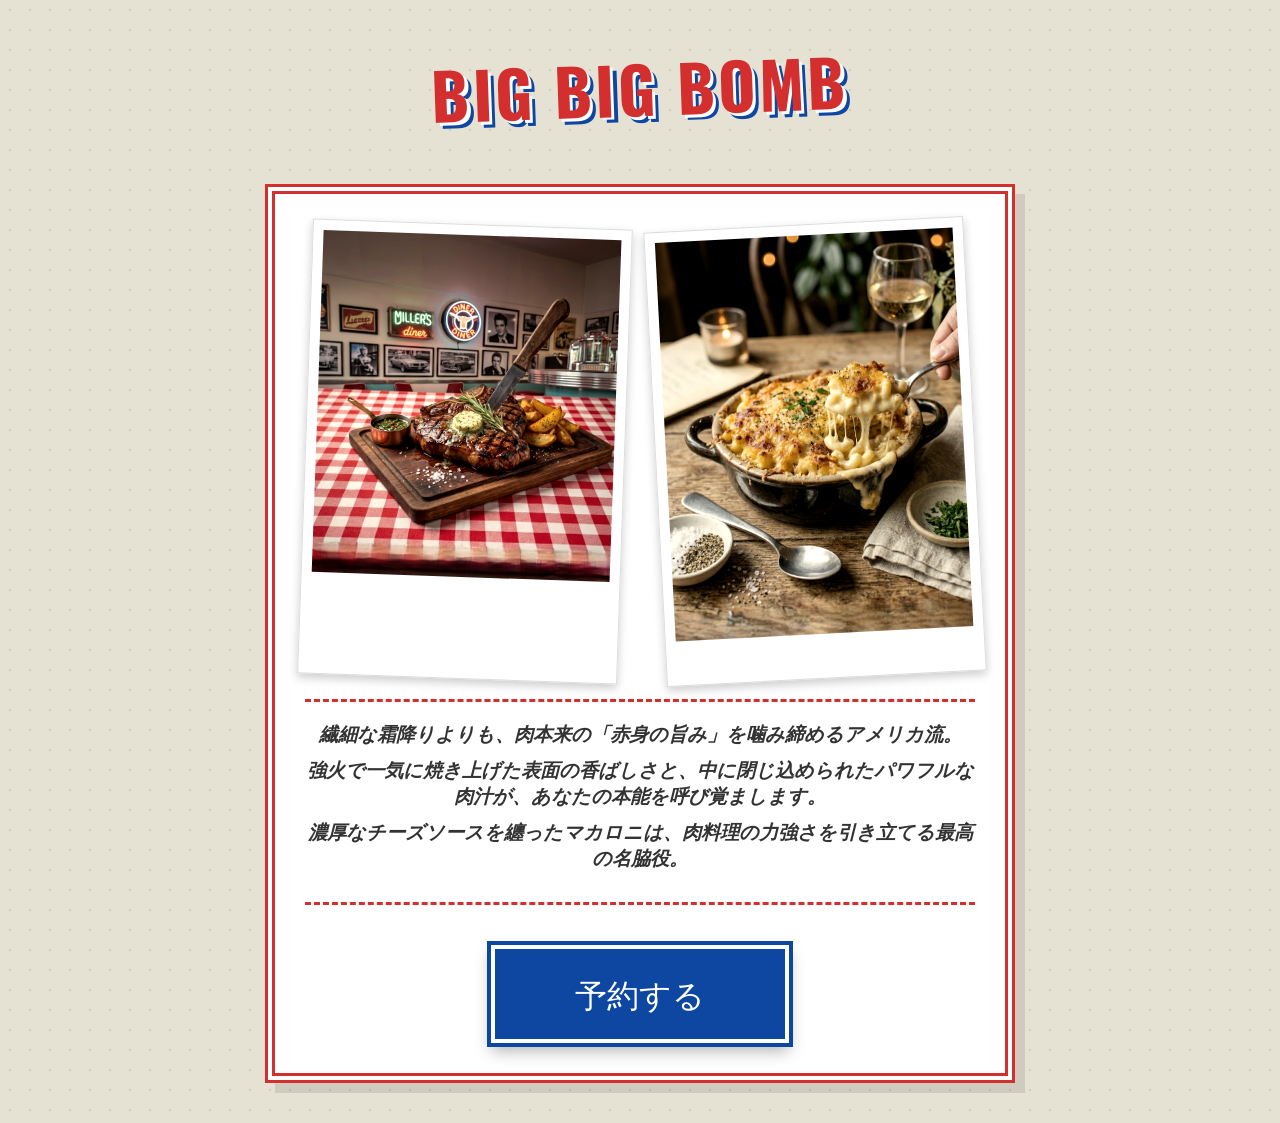
<file: day1/index.html>
<!DOCTYPE html>

<html lang="ja">

<head>

    <meta charset="UTF-8">

    <meta name="viewport" content="width=device-width, initial-scale=1.0">

    <title>Big Big Bomb</title>

    <link rel="stylesheet" href="style.css">

</head>

<body>



    <header>

        <h1>Big Big Bomb</h1>

    </header>



    <main>

        <section class="image-gallery">

            <div class="image-item">

                <img src="stake.png" alt="ギャラリー画像1">

            </div>

            <div class="image-item">

                <img src="kihuyfy.png" alt="ギャラリー画像2">

            </div>

        </section>



        <section class="description">

            <p>繊細な霜降りよりも、肉本来の「赤身の旨み」を噛み締めるアメリカ流。</p>

            <p>強火で一気に焼き上げた表面の香ばしさと、中に閉じ込められたパワフルな肉汁が、あなたの本能を呼び覚まします。</p>

            <p>濃厚なチーズソースを纏ったマカロニは、肉料理の力強さを引き立てる最高の名脇役。</p>

        </section>



        <section class="cta">

            <a href="#" class="btn-reservation">予約する</a>

        </section>

    </main>



</body>

</html>
</file>
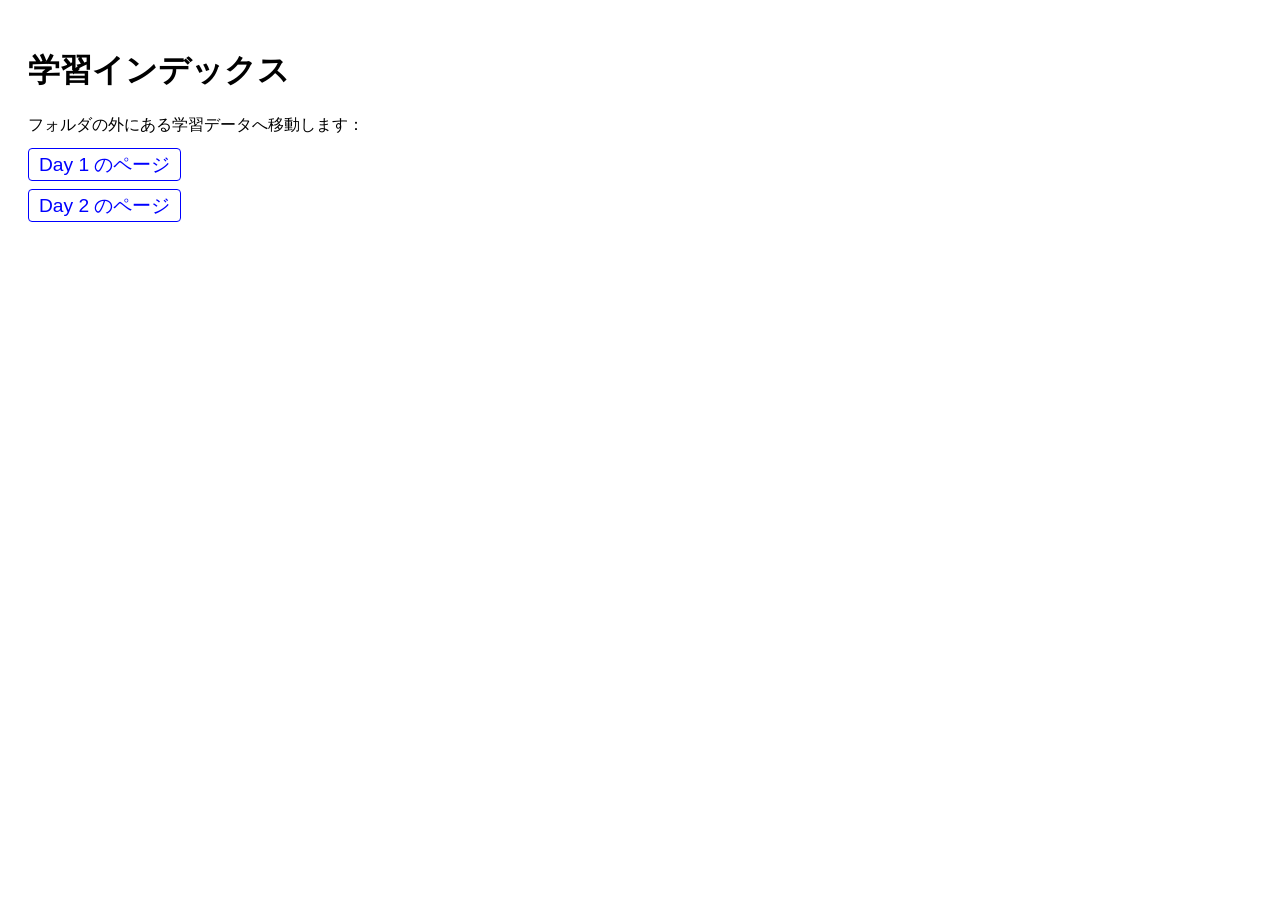
<file: sadas_files/index.html>
<!DOCTYPE html>
<html lang="ja">
<head>
    <meta charset="UTF-8">
    <title>学習インデックス</title>
    <style>
        body { font-family: sans-serif; padding: 20px; }
        ul { list-style: none; padding: 0; }
        li { margin: 15px 0; }
        a { text-decoration: none; color: blue; font-size: 1.2rem; border: 1px solid blue; padding: 5px 10px; border-radius: 4px; }
        a:hover { background: blue; color: white; }
    </style>
</head>
<body>

    <h1>学習インデックス</h1>
    <p>フォルダの外にある学習データへ移動します：</p>
    
    <ul>
        <!-- 
          重要： ../ は「一つ上のフォルダに戻る」という意味です。
          sadas_files の外に出てから、day1 フォルダに入ります。
        -->
        <li><a href="../day1/index.html">Day 1 のページ</a></li>
        <li><a href="../day2/index.html">Day 2 のページ</a></li>
    </ul>

</body>
</html>
</file>
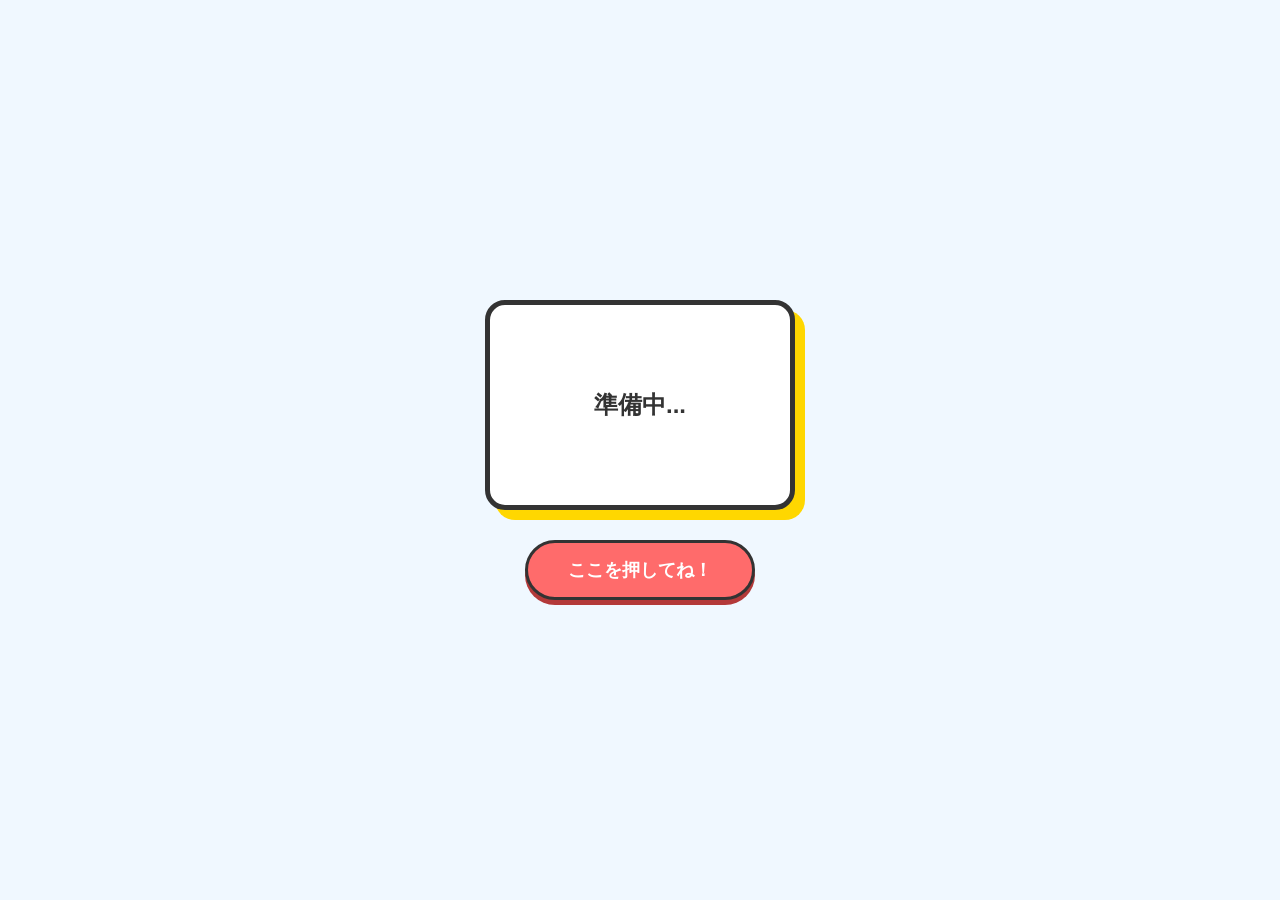
<file: aisatu.html>
<!DOCTYPE html>
<html lang="ja">
<head>
    <meta charset="UTF-8">
    <title>ポップな挨拶ボタン</title>
    <style>
        /* 全体のレイアウト */
        body {
            display: flex;
            flex-direction: column;
            align-items: center;
            justify-content: center;
            height: 100vh;
            margin: 0;
            background-color: #f0f8ff; /* 明るい水色 */
            font-family: "Helvetica Neue", Arial, "Hiragino Kaku Gothic ProN", "Hiragino Sans", sans-serif;
        }

        /* 箱のスタイル */
        #message-box {
            width: 300px;
            height: 200px;
            background-color: #ffffff;
            border: 5px solid #333;
            border-radius: 20px;
            display: flex;
            align-items: center;
            justify-content: center;
            font-size: 24px;
            font-weight: bold;
            color: #333;
            margin-bottom: 30px;
            box-shadow: 10px 10px 0px #ffd700; /* ポップな影 */
            transition: all 0.3s ease; /* 変化をスムーズに */
        }

        /* ボタンのスタイル */
        button {
            padding: 15px 40px;
            font-size: 18px;
            font-weight: bold;
            color: white;
            background-color: #ff6b6b; /* ポップな赤ピンク */
            border: 3px solid #333;
            border-radius: 50px;
            cursor: pointer;
            box-shadow: 0 5px 0 #b33939;
            outline: none;
        }

        /* ボタンを押した時の動き */
        button:active {
            box-shadow: none;
            transform: translateY(5px);
        }

        /* 変化後のスタイル用クラス */
        .activated {
            background-color: #ffff00 !important; /* 背景を黄色に */
            transform: scale(1.05); /* 少し大きく */
            border-color: #ff4500 !important;
        }
    </style>
</head>
<body>

    <!-- 箱 -->
    <div id="message-box">
        準備中...
    </div>

    <!-- ボタン -->
    <button onclick="changeContent()">ここを押してね！</button>

    <script>
        function changeContent() {
            // IDを使って要素を取得
            const box = document.getElementById('message-box');
            
            // 文字を変更
            box.innerText = "いらっしゃいませ！";
            
            // CSSクラスを追加して背景色などを変更
            box.classList.add('activated');
        }
    </script>

</body>
</html>
</file>
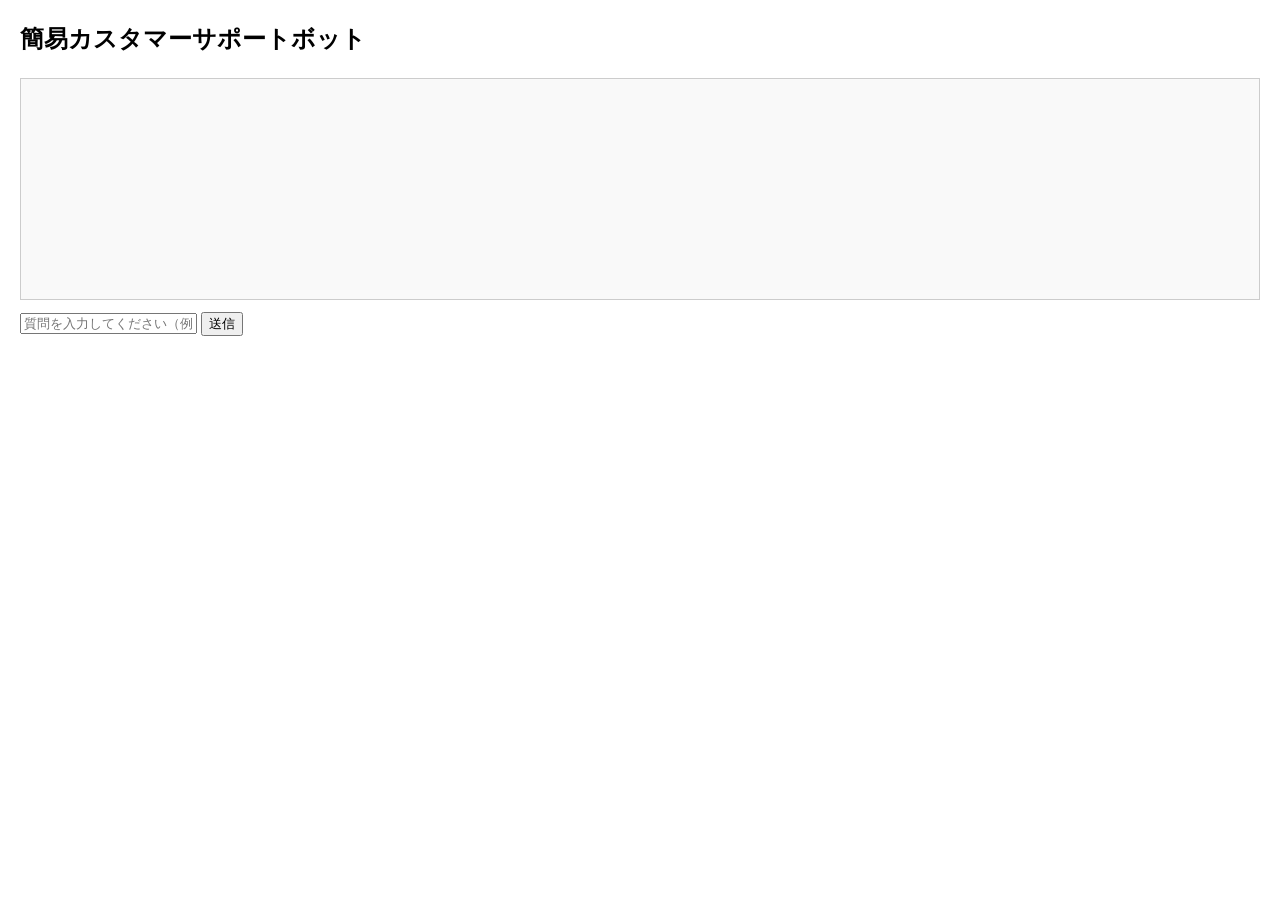
<file: bot.html>
<!DOCTYPE html>
<html lang="ja">
<head>
    <meta charset="UTF-8">
    <title>キーワード応答ボット</title>
    <style>
        body { font-family: sans-serif; margin: 20px; line-height: 1.6; }
        #chat-log { border: 1px solid #ccc; padding: 10px; height: 200px; overflow-y: scroll; margin-bottom: 10px; background: #f9f9f9; }
        .user-msg { color: #2c3e50; font-weight: bold; }
        .bot-msg { color: #27ae60; margin-bottom: 10px; }
    </style>
</head>
<body>

    <h2>簡易カスタマーサポートボット</h2>
    <div id="chat-log"></div>

    <input type="text" id="user-input" placeholder="質問を入力してください（例：送料について）">
    <button onclick="sendMessage()">送信</button>

    <script>
        function sendMessage() {
            const inputElement = document.getElementById('user-input');
            const chatLog = document.getElementById('chat-log');
            const keyword = inputElement.value;

            if (!keyword) return; // 空入力なら何もしない

            // ユーザーの入力を表示
            chatLog.innerHTML += `<div class="user-msg">あなた: ${keyword}</div>`;

            // ボットの返答ロジック
            let response = "";

            if (keyword.includes("送料")) {
                response = "全国一律500円です。";
            } 
            else if (keyword.includes("時間")) {
                response = "営業時間は9:00〜18:00です。";
            } 
            else {
                response = "担当者にお繋ぎします。";
            }

            // ボットの返答を表示
            chatLog.innerHTML += `<div class="bot-msg">ボット: ${response}</div>`;

            // 入力欄をクリアして下までスクロール
            inputElement.value = "";
            chatLog.scrollTop = chatLog.scrollHeight;
        }

        // Enterキーでも送信できるように設定
        document.getElementById('user-input').addEventListener('keypress', function (e) {
            if (e.key === 'Enter') sendMessage();
        });
    </script>

</body>
</html>
</file>
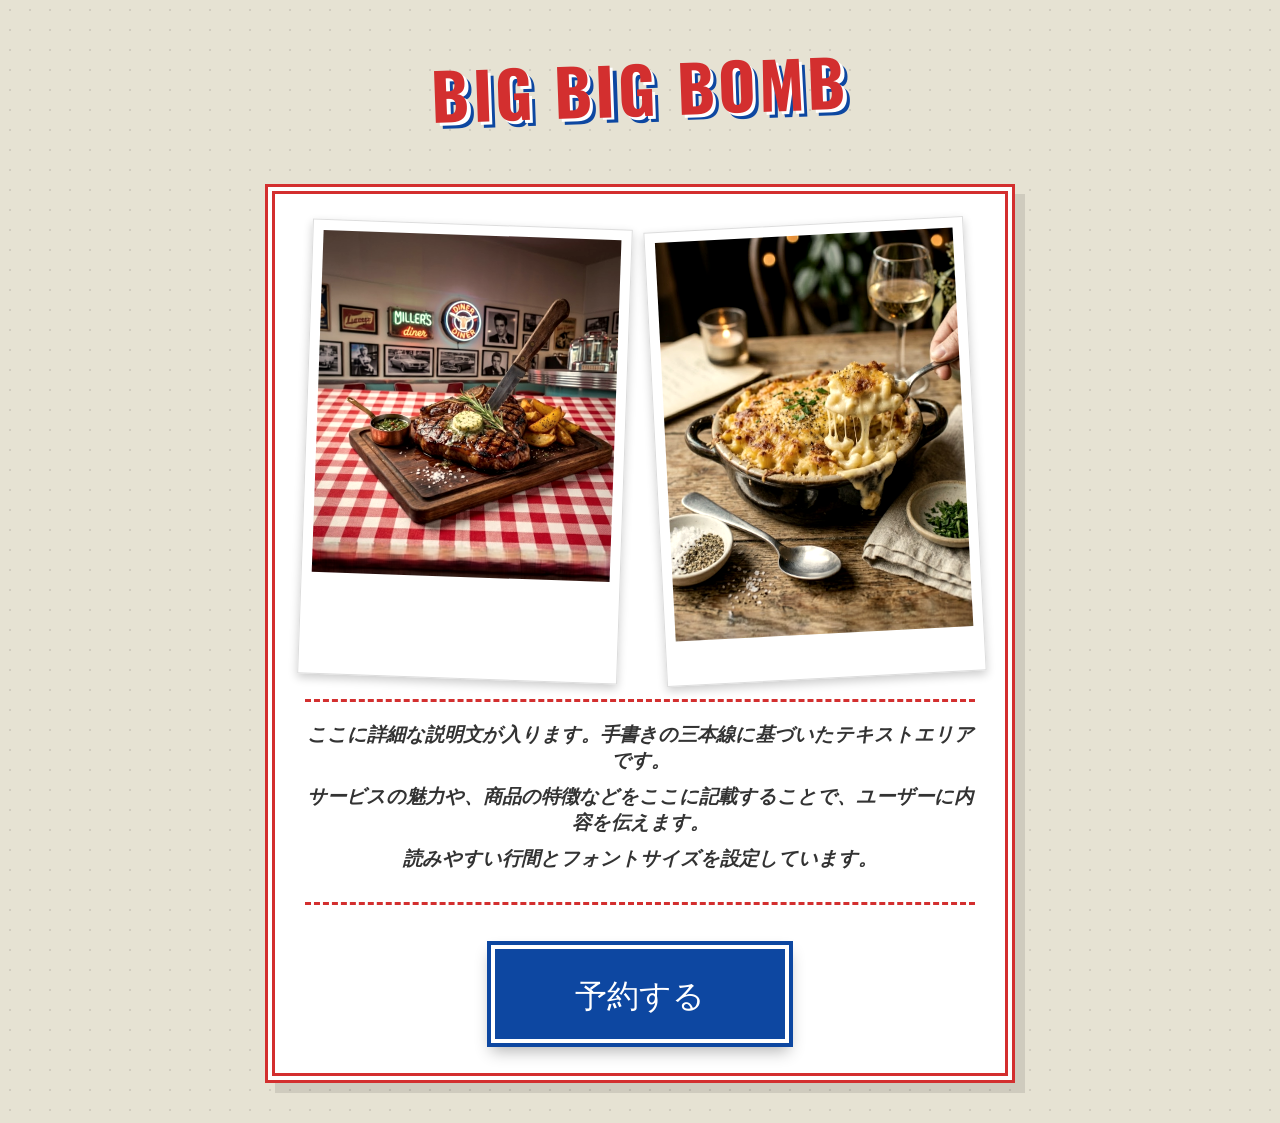
<file: sadas.html>
<!DOCTYPE html>
<!-- saved from url=(0033)http://127.0.0.1:5500/index.html# -->
<html lang="ja"><head><meta http-equiv="Content-Type" content="text/html; charset=UTF-8">
    
    <meta name="viewport" content="width=device-width, initial-scale=1.0">
    <title>Big Big Bomb</title>
    <link rel="stylesheet" href="./sadas_files/style.css">
</head>
<body>

    <header>
        <h1>Big Big Bomb</h1>
    </header>

    <main>
        <section class="image-gallery">
            <div class="image-item">
                <img src="./sadas_files/stake.png" alt="ギャラリー画像1">
            </div>
            <div class="image-item">
                <img src="./sadas_files/kihuyfy.png" alt="ギャラリー画像2">
            </div>
        </section>

        <section class="description">
            <p>ここに詳細な説明文が入ります。手書きの三本線に基づいたテキストエリアです。</p>
            <p>サービスの魅力や、商品の特徴などをここに記載することで、ユーザーに内容を伝えます。</p>
            <p>読みやすい行間とフォントサイズを設定しています。</p>
        </section>

        <section class="cta">
            <a href="http://127.0.0.1:5500/index.html#" class="btn-reservation">予約する</a>
        </section>
    </main>

<!-- Code injected by live-server -->
<script>
	// <![CDATA[  <-- For SVG support
	if ('WebSocket' in window) {
		(function () {
			function refreshCSS() {
				var sheets = [].slice.call(document.getElementsByTagName("link"));
				var head = document.getElementsByTagName("head")[0];
				for (var i = 0; i < sheets.length; ++i) {
					var elem = sheets[i];
					var parent = elem.parentElement || head;
					parent.removeChild(elem);
					var rel = elem.rel;
					if (elem.href && typeof rel != "string" || rel.length == 0 || rel.toLowerCase() == "stylesheet") {
						var url = elem.href.replace(/(&|\?)_cacheOverride=\d+/, '');
						elem.href = url + (url.indexOf('?') >= 0 ? '&' : '?') + '_cacheOverride=' + (new Date().valueOf());
					}
					parent.appendChild(elem);
				}
			}
			var protocol = window.location.protocol === 'http:' ? 'ws://' : 'wss://';
			var address = protocol + window.location.host + window.location.pathname + '/ws';
			var socket = new WebSocket(address);
			socket.onmessage = function (msg) {
				if (msg.data == 'reload') window.location.reload();
				else if (msg.data == 'refreshcss') refreshCSS();
			};
			if (sessionStorage && !sessionStorage.getItem('IsThisFirstTime_Log_From_LiveServer')) {
				console.log('Live reload enabled.');
				sessionStorage.setItem('IsThisFirstTime_Log_From_LiveServer', true);
			}
		})();
	}
	else {
		console.error('Upgrade your browser. This Browser is NOT supported WebSocket for Live-Reloading.');
	}
	// ]]>
</script>

</body></html>
</file>
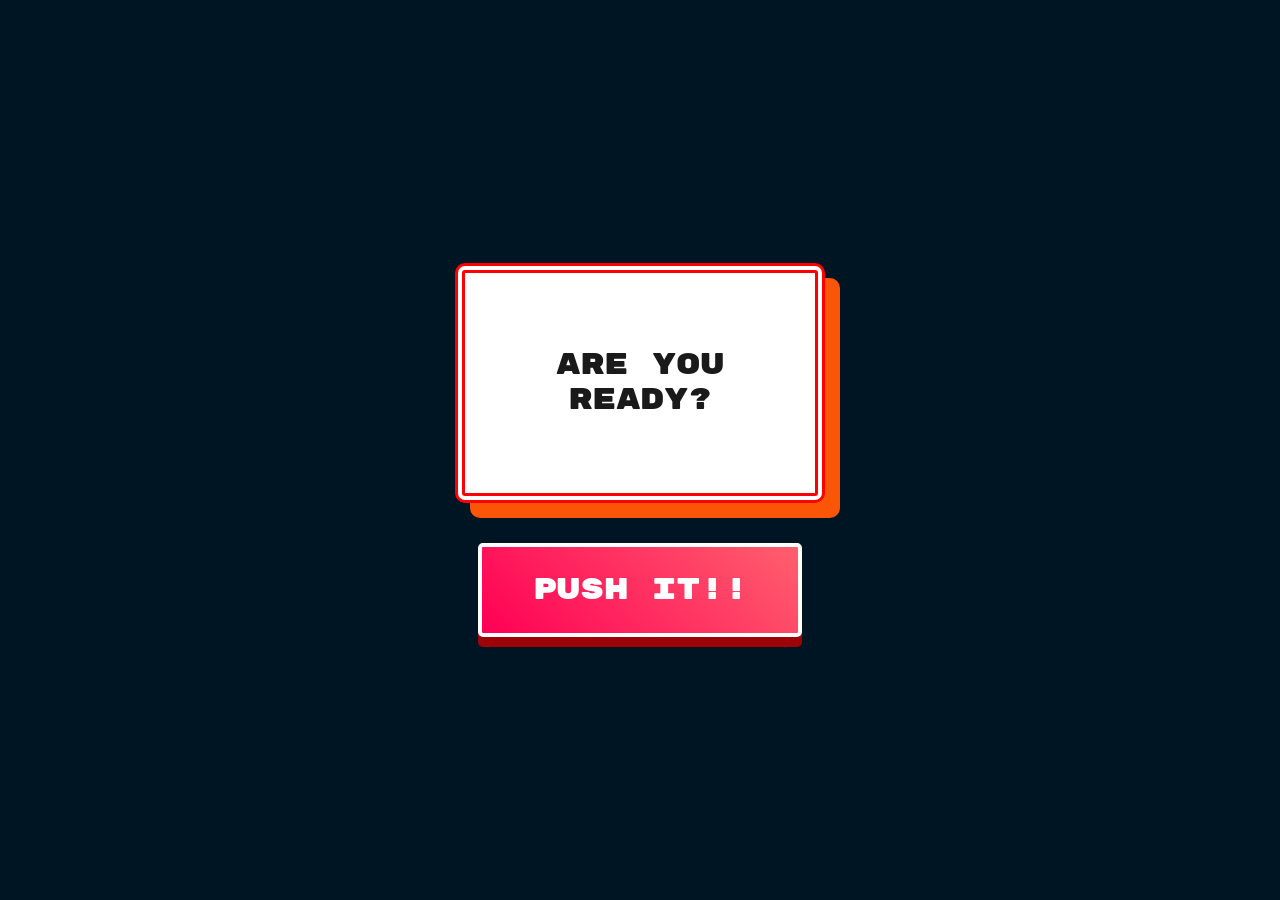
<file: day2/aisatu.html>
<!DOCTYPE html>
<html lang="ja">
<head>
    <meta charset="UTF-8">
    <meta name="viewport" content="width=device-width, initial-scale=1.0">
    <title>Super American Style</title>
    <style>
        /* インパクトのあるフォントをインポート */
        @import url('https://fonts.googleapis.com/css2?family=Bungee+Shade&family=Rubik+Mono+One&display=swap');

        body {
            background-color: #001524;
            display: flex;
            flex-direction: column;
            align-items: center;
            justify-content: center;
            height: 100vh;
            margin: 0;
            overflow: hidden;
        }

        /* ボックスのデザイン：さらに派手に */
        #display-box {
            width: 350px;
            height: 220px;
            background-color: #ffffff;
            border: 10px double #ff0000;
            border-radius: 10px;
            display: flex;
            align-items: center;
            justify-content: center;
            box-shadow: 15px 15px 0px #fb5607;
            margin-bottom: 40px;
            transition: all 0.15s cubic-bezier(0.68, -0.55, 0.265, 1.55);
            position: relative;
        }

        #message {
            font-family: 'Rubik Mono One', sans-serif;
            font-size: 1.8rem;
            color: #1a1a1a;
            text-align: center;
            line-height: 1.2;
        }

        /* ボタン：押したくなるデザイン */
        #action-btn {
            padding: 25px 50px;
            font-size: 1.8rem;
            font-family: 'Rubik Mono One', sans-serif;
            background: linear-gradient(45deg, #ff0055, #ff5f6d);
            color: white;
            border: 4px solid #fff;
            border-radius: 5px;
            cursor: pointer;
            box-shadow: 0px 10px 0px #9d0208;
            transition: 0.1s;
        }

        #action-btn:active {
            transform: translateY(6px);
            box-shadow: 0px 4px 0px #9d0208;
        }

        /* クリック後のアメリカン・トランスフォーム */
        .transformed {
            background-color: #ffde03 !important; /* イエロー */
            transform: scale(1.2) rotate(5deg);
            border: 10px solid #0336ff !important;
            box-shadow: -15px 15px 0px #ff0266 !important;
        }

        .transformed #message {
            font-family: 'Bungee Shade', cursive;
            font-size: 2.8rem;
            color: #ff0266;
            text-shadow: 3px 3px 0px #fff;
        }

        /* 背景のフラッシュ演出用 */
        .flash {
            animation: bg-flash 0.2s ease-out;
        }

        @keyframes bg-flash {
            0% { background-color: #fff; }
            100% { background-color: #001524; }
        }
    </style>
</head>
<body>

    <div id="display-box">
        <div id="message">ARE YOU<br>READY?</div>
    </div>

    <button id="action-btn">PUSH IT!!</button>

    <script>
        const btn = document.getElementById('action-btn');
        const box = document.getElementById('display-box');
        const text = document.getElementById('message');

        btn.addEventListener('click', () => {
            // 文字をアメリカンな挨拶に変更
            text.innerHTML = "WELCOME<br>BUDDY!!";
            
            // スタイルを切り替え
            box.classList.add('transformed');
            
            // 背景を一瞬光らせる演出
            document.body.classList.add('flash');
            setTimeout(() => document.body.classList.remove('flash'), 200);

            // ボタンもさらに煽るスタイルに
            btn.innerText = "YEAHHH!";
            btn.style.background = "linear-gradient(45deg, #00f5d4, #00bbf9)";
            btn.style.boxShadow = "0px 10px 0px #0077b6";
        });
    </script>
</body>
</html>
</file>
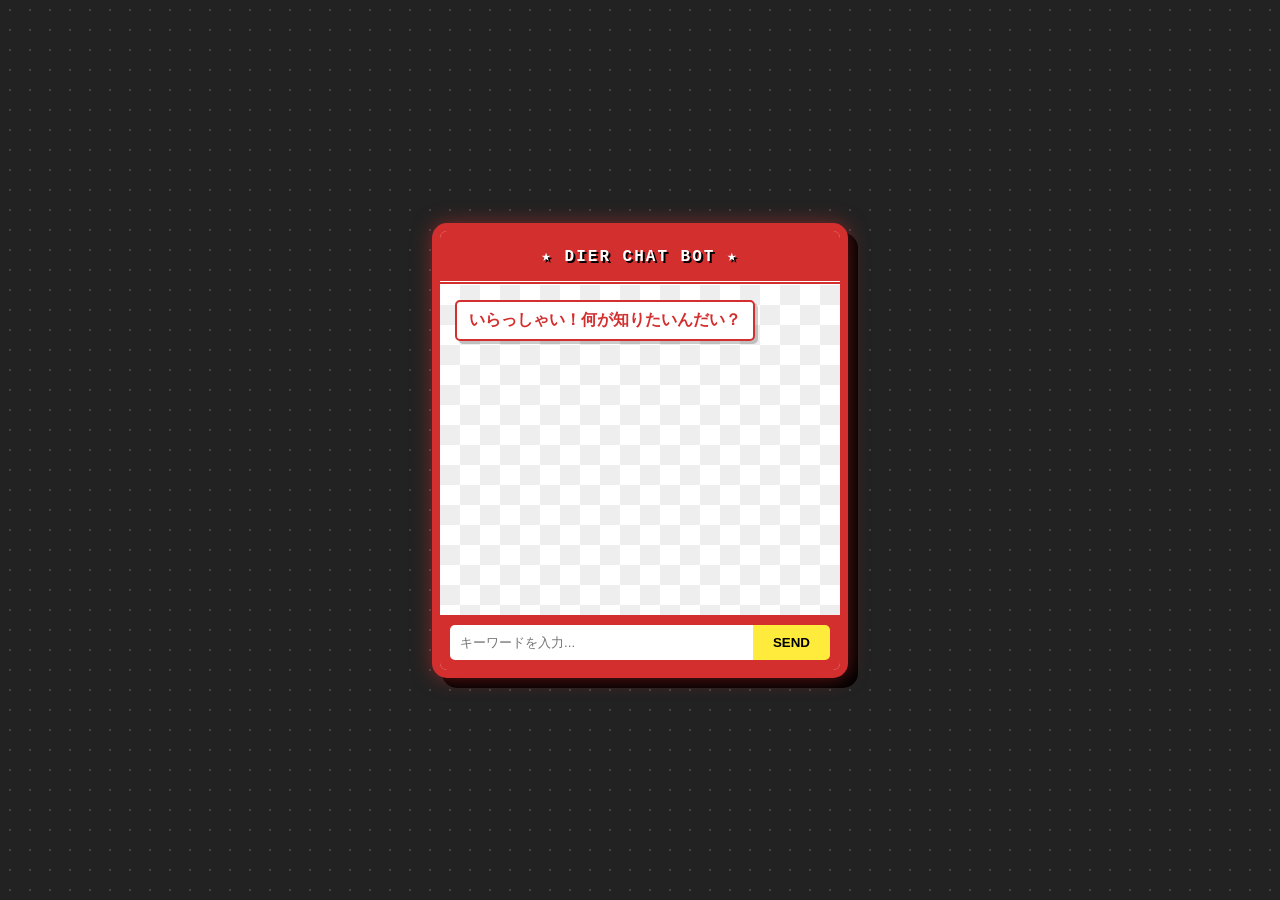
<file: day2/bot.html>
<!DOCTYPE html>
<html lang="ja">
<head>
    <meta charset="UTF-8">
    <meta name="viewport" content="width=device-width, initial-scale=1.0">
    <title>Retro Diner Chatbot</title>
    <style>
        /* アメリカンダイナー風デザイン */
        body {
            background-color: #222;
            background-image: radial-gradient(#444 1px, transparent 1px);
            background-size: 20px 20px;
            font-family: 'Courier New', Courier, monospace;
            display: flex;
            justify-content: center;
            align-items: center;
            height: 100vh;
            margin: 0;
        }

        #chat-container {
            width: 400px;
            background-color: #f3e5ab; /* クリーム色 */
            border: 8px solid #d32f2f; /* ダイナーレッド */
            border-radius: 15px;
            box-shadow: 0 0 20px rgba(211, 47, 47, 0.5), 10px 10px 0px #000;
            overflow: hidden;
            display: flex;
            flex-direction: column;
        }

        /* ヘッダーのネオン風装飾 */
        header {
            background-color: #d32f2f;
            color: white;
            padding: 15px;
            text-align: center;
            font-weight: bold;
            text-transform: uppercase;
            letter-spacing: 2px;
            border-bottom: 4px double #fff;
            text-shadow: 2px 2px #000;
        }

        /* チャット履歴エリア */
        #chat-log {
            height: 300px;
            padding: 15px;
            overflow-y: auto;
            background: 
                linear-gradient(45deg, #eee 25%, transparent 25%, transparent 75%, #eee 75%, #eee 100%),
                linear-gradient(45deg, #eee 25%, white 25%, white 75%, #eee 75%, #eee 100%);
            background-size: 40px 40px;
            background-position: 0 0, 20px 20px; /* チェッカーフラッグ柄 */
        }

        .message {
            margin-bottom: 10px;
            padding: 8px 12px;
            border-radius: 5px;
            max-width: 80%;
            font-weight: bold;
            box-shadow: 3px 3px 0px rgba(0,0,0,0.2);
        }

        .user-msg {
            background-color: #00897b; /* ティールカラー */
            color: white;
            align-self: flex-end;
            margin-left: auto;
        }

        .bot-msg {
            background-color: white;
            color: #d32f2f;
            border: 2px solid #d32f2f;
            align-self: flex-start;
        }

        /* 入力エリア */
        .input-area {
            display: flex;
            padding: 10px;
            background-color: #d32f2f;
        }

        input[type="text"] {
            flex: 1;
            padding: 10px;
            border: none;
            border-radius: 5px 0 0 5px;
            outline: none;
        }

        button {
            padding: 10px 20px;
            background-color: #ffeb3b; /* イエロー */
            border: none;
            font-weight: bold;
            cursor: pointer;
            border-radius: 0 5px 5px 0;
            transition: 0.2s;
        }

        button:hover {
            background-color: #fbc02d;
            transform: scale(1.05);
        }
    </style>
</head>
<body>

<div id="chat-container">
    <header>★ DIER CHAT BOT ★</header>
    <div id="chat-log" style="display: flex; flex-direction: column;">
        <div class="message bot-msg">いらっしゃい！何が知りたいんだい？</div>
    </div>
    <div class="input-area">
        <input type="text" id="user-input" placeholder="キーワードを入力..." onkeypress="handleKeyPress(event)">
        <button onclick="sendMessage()">SEND</button>
    </div>
</div>

<script>
    function sendMessage() {
        const inputField = document.getElementById('user-input');
        const chatLog = document.getElementById('chat-log');
        const keyword = inputField.value.trim();

        if (keyword === "") return;

        // 1. ユーザーのメッセージを表示
        addMessage(keyword, 'user-msg');

        // 2. ボットの返答ロジック
        let response = "";
        if (keyword.includes("送料")) {
            response = "全国一律500円です。リーズナブルだろ？";
        } else if (keyword.includes("時間")) {
            response = "営業時間は 9:00〜18:00 だ。遅れないでくれよ！";
        } else {
            response = "OK、担当者にお繋ぎします。ちょっと待ってな。";
        }

        // 3. ボットのメッセージを表示（少し遅らせてリアリティを出す）
        setTimeout(() => {
            addMessage(response, 'bot-msg');
        }, 500);

        inputField.value = ""; // 入力欄をクリア
    }

    function addMessage(text, className) {
        const chatLog = document.getElementById('chat-log');
        const msgDiv = document.createElement('div');
        msgDiv.className = 'message ' + className;
        msgDiv.textContent = text;
        chatLog.appendChild(msgDiv);
        
        // 常に最新のメッセージが見えるようにスクロール
        chatLog.scrollTop = chatLog.scrollHeight;
    }

    // Enterキーでも送信できるようにする
    function handleKeyPress(event) {
        if (event.key === 'Enter') {
            sendMessage();
        }
    }
</script>

</body>
</html>
</file>
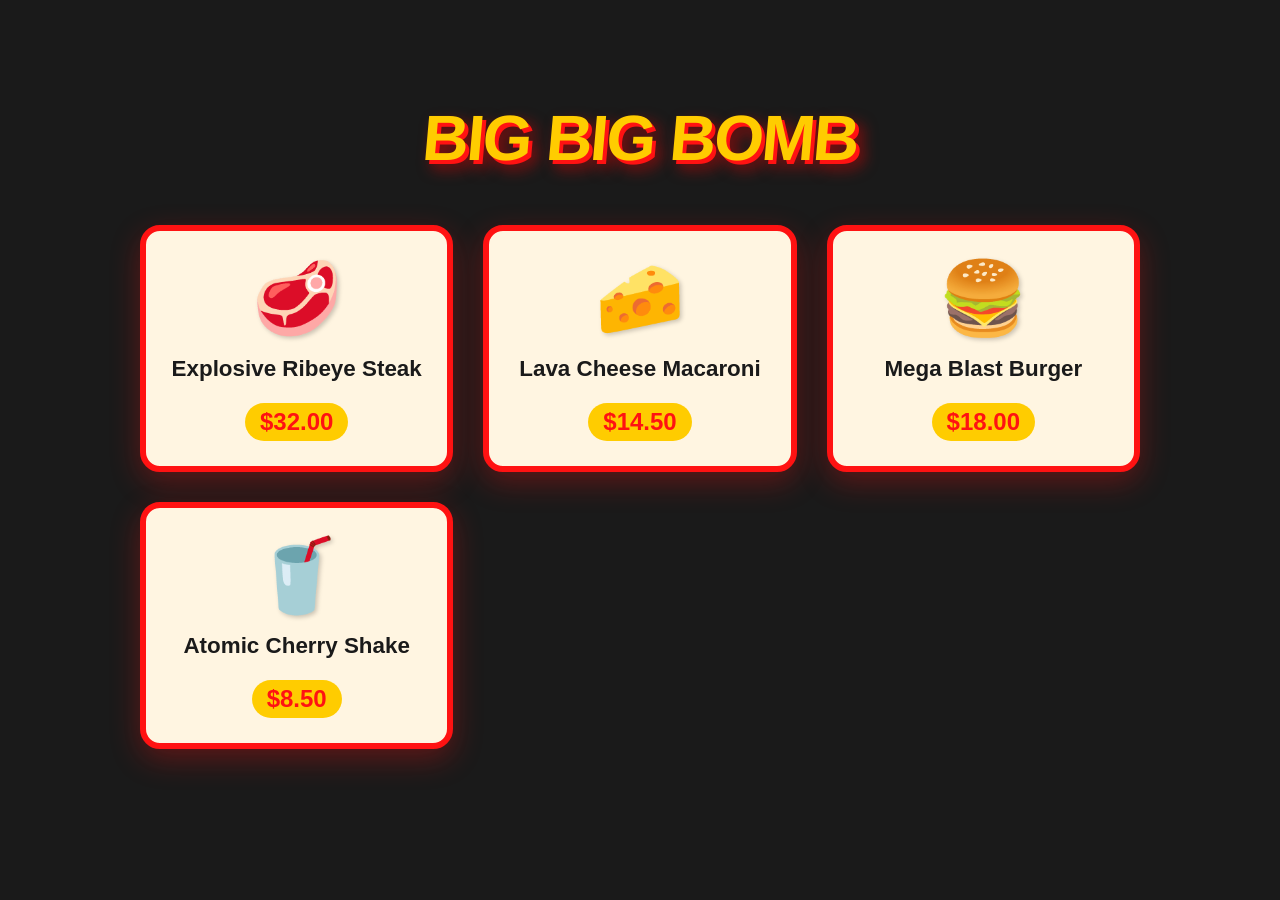
<file: day2/menu.html>
<!DOCTYPE html>
<html lang="ja">
<head>
    <meta charset="UTF-8">
    <title>Big Big Bomb Menu</title>
    <style>
        :root {
            --diner-red: #ff1212;
            --diner-cream: #fff5e1;
            --diner-black: #1a1a1a;
            --bomb-yellow: #ffcc00;
        }

        body {
            background-color: var(--diner-black);
            font-family: 'Arial Black', Gadget, sans-serif;
            color: var(--diner-cream);
            display: flex;
            flex-direction: column;
            align-items: center;
            padding: 50px;
        }

        /* 店名を強調 */
        h1 {
            font-size: 4rem;
            color: var(--bomb-yellow);
            text-shadow: 4px 4px 0px var(--diner-red), 8px 8px 15px rgba(255,0,0,0.6);
            margin-bottom: 50px;
            text-transform: uppercase;
            letter-spacing: -2px;
            transform: skew(-5deg);
        }

        #menu-container {
            display: grid;
            grid-template-columns: repeat(auto-fit, minmax(250px, 1fr));
            gap: 30px;
            width: 100%;
            max-width: 1000px;
        }

        .menu-card {
            background-color: var(--diner-cream);
            color: var(--diner-black);
            border-radius: 20px;
            padding: 25px;
            text-align: center;
            box-shadow: 0 10px 30px rgba(255,18,18,0.3);
            transition: all 0.3s cubic-bezier(0.175, 0.885, 0.32, 1.275);
            border: 6px solid var(--diner-red);
            position: relative;
            overflow: hidden;
        }

        .menu-card:hover {
            transform: scale(1.05);
            box-shadow: 0 15px 40px rgba(255,204,0,0.5);
        }

        .icon {
            font-size: 4.5rem;
            margin-bottom: 15px;
            filter: drop-shadow(2px 2px 2px rgba(0,0,0,0.2));
        }

        .name {
            font-size: 1.4rem;
            font-weight: 900;
            margin: 10px 0;
            line-height: 1.2;
        }

        .price {
            font-size: 1.5rem;
            color: var(--diner-red);
            font-weight: 900;
            background: var(--bomb-yellow);
            display: inline-block;
            padding: 5px 15px;
            border-radius: 50px;
            margin-top: 10px;
        }

        .price::before {
            content: "$";
        }
    </style>
</head>
<body>

    <!-- 店名を Big Big Bomb に変更 -->
    <h1>Big Big Bomb</h1>
    
    <div id="menu-container"></div>

    <script>
        const menuData = [
            {
                "id": 1,
                "name": "Explosive Ribeye Steak",
                "price": 32.00,
                "icon": "🥩"
            },
            {
                "id": 2,
                "name": "Lava Cheese Macaroni",
                "price": 14.50,
                "icon": "🧀"
            },
            {
                "id": 3,
                "name": "Mega Blast Burger",
                "price": 18.00,
                "icon": "🍔"
            },
            {
                "id": 4,
                "name": "Atomic Cherry Shake",
                "price": 8.50,
                "icon": "🥤"
            }
        ];

        const container = document.getElementById('menu-container');

        // JavaScriptの for を使って一覧表示
        for (let i = 0; i < menuData.length; i++) {
            const item = menuData[i];

            const card = document.createElement('div');
            card.className = 'menu-card';

            card.innerHTML = `
                <div class="icon">${item.icon}</div>
                <div class="name">${item.name}</div>
                <div class="price">${item.price.toFixed(2)}</div>
            `;

            container.appendChild(card);
        }
    </script>
</body>
</html>
</file>
<file: day1/style.css>
/* Google Fontsなどでよく使われる、力強いサンセリフ体とヴィンテージ感を意識 */
@import url('https://fonts.googleapis.com/css2?family=Oswald:wght@700&family=Permanent+Marker&display=swap');

* {
    box-sizing: border-box;
    margin: 0;
    padding: 0;
}

body {
    /* アメリカンダイナーらしいチェッカーフラッグやヴィンテージ感を意識した背景 */
    background-color: #e6e2d3;
    background-image: radial-gradient(#d1ccc0 1px, transparent 1px);
    background-size: 20px 20px;
    font-family: 'Arial Black', sans-serif;
    color: #222;
    padding: 40px 20px;
}

/* ヘッダー：ネオンサイン風 */
header {
    text-align: center;
    margin-bottom: 50px;
}

header h1 {
    font-family: 'Oswald', sans-serif;
    font-size: 4rem;
    color: #d32f2f; /* アメリカン・レッド */
    text-transform: uppercase;
    text-shadow: 3px 3px 0px #fff, 6px 6px 0px #0d47a1; /* 立体感と紺色 */
    letter-spacing: 0.05em;
    transform: rotate(-2deg); /* 少し傾けてラフさを演出 */
}

main {
    max-width: 750px;
    margin: 0 auto;
    background: #fff;
    padding: 30px;
    border: 10px double #d32f2f; /* 二重線のフレーム */
    box-shadow: 10px 10px 0px rgba(0,0,0,0.1);
}

/* 画像ギャラリー：ポラロイド写真風 */
.image-gallery {
    display: flex;
    gap: 30px;
    margin-bottom: 20px;
}

.image-item {
    flex: 1;
    background: #fff;
    padding: 10px 10px 40px 10px; /* 下側に余白を作ってポラロイド風に */
    box-shadow: 0 4px 10px rgba(0,0,0,0.2);
    border: 1px solid #ddd;
    transform: rotate(2deg);
}

.image-item:nth-child(even) {
    transform: rotate(-3deg); /* 交互に傾ける */
}

.image-item img {
    width: 100%;
    height: auto;
    filter: sepia(20%) contrast(110%); /* 少しヴィンテージ風の加工 */
}

/* 説明文：看板のメニュー風 */
.description {
    text-align: center;
    margin-bottom: 40px;
    border-top: 3px dashed #d32f2f;
    border-bottom: 3px dashed #d32f2f;
    padding: 20px 0;
}

.description p {
    font-family: 'Georgia', serif;
    font-style: italic;
    font-weight: bold;
    font-size: 1.2rem;
    color: #333;
    margin-bottom: 10px;
}

/* 予約ボタン：ダイナーの看板風 */
.cta {
    text-align: center;
}

.btn-reservation {
    display: inline-block;
    background-color: #0d47a1; /* アメリカン・ブルー */
    color: #fff;
    font-family: 'Oswald', sans-serif;
    font-size: 2rem;
    padding: 20px 80px;
    text-decoration: none;
    text-transform: uppercase;
    border: 4px solid #fff;
    outline: 4px solid #0d47a1;
    border-radius: 0; /* 角はあえて丸めない */
    box-shadow: 0 8px 15px rgba(0,0,0,0.3);
    transition: transform 0.1s;
}

.btn-reservation:hover {
    background-color: #d32f2f;
    outline-color: #d32f2f;
    transform: scale(1.05);
}

.btn-reservation:active {
    transform: translateY(4px);
}

/* モバイル対応 */
@media (max-width: 600px) {
    header h1 {
        font-size: 2.5rem;
    }
    .image-gallery {
        flex-direction: column;
    }
    .image-item {
        transform: none !important;
    }
}
</file>
<file: sadas_files/style.css>
/* Google Fontsなどでよく使われる、力強いサンセリフ体とヴィンテージ感を意識 */
@import url('https://fonts.googleapis.com/css2?family=Oswald:wght@700&family=Permanent+Marker&display=swap');

* {
    box-sizing: border-box;
    margin: 0;
    padding: 0;
}

body {
    /* アメリカンダイナーらしいチェッカーフラッグやヴィンテージ感を意識した背景 */
    background-color: #e6e2d3;
    background-image: radial-gradient(#d1ccc0 1px, transparent 1px);
    background-size: 20px 20px;
    font-family: 'Arial Black', sans-serif;
    color: #222;
    padding: 40px 20px;
}

/* ヘッダー：ネオンサイン風 */
header {
    text-align: center;
    margin-bottom: 50px;
}

header h1 {
    font-family: 'Oswald', sans-serif;
    font-size: 4rem;
    color: #d32f2f; /* アメリカン・レッド */
    text-transform: uppercase;
    text-shadow: 3px 3px 0px #fff, 6px 6px 0px #0d47a1; /* 立体感と紺色 */
    letter-spacing: 0.05em;
    transform: rotate(-2deg); /* 少し傾けてラフさを演出 */
}

main {
    max-width: 750px;
    margin: 0 auto;
    background: #fff;
    padding: 30px;
    border: 10px double #d32f2f; /* 二重線のフレーム */
    box-shadow: 10px 10px 0px rgba(0,0,0,0.1);
}

/* 画像ギャラリー：ポラロイド写真風 */
.image-gallery {
    display: flex;
    gap: 30px;
    margin-bottom: 20px;
}

.image-item {
    flex: 1;
    background: #fff;
    padding: 10px 10px 40px 10px; /* 下側に余白を作ってポラロイド風に */
    box-shadow: 0 4px 10px rgba(0,0,0,0.2);
    border: 1px solid #ddd;
    transform: rotate(2deg);
}

.image-item:nth-child(even) {
    transform: rotate(-3deg); /* 交互に傾ける */
}

.image-item img {
    width: 100%;
    height: auto;
    filter: sepia(20%) contrast(110%); /* 少しヴィンテージ風の加工 */
}

/* 説明文：看板のメニュー風 */
.description {
    text-align: center;
    margin-bottom: 40px;
    border-top: 3px dashed #d32f2f;
    border-bottom: 3px dashed #d32f2f;
    padding: 20px 0;
}

.description p {
    font-family: 'Georgia', serif;
    font-style: italic;
    font-weight: bold;
    font-size: 1.2rem;
    color: #333;
    margin-bottom: 10px;
}

/* 予約ボタン：ダイナーの看板風 */
.cta {
    text-align: center;
}

.btn-reservation {
    display: inline-block;
    background-color: #0d47a1; /* アメリカン・ブルー */
    color: #fff;
    font-family: 'Oswald', sans-serif;
    font-size: 2rem;
    padding: 20px 80px;
    text-decoration: none;
    text-transform: uppercase;
    border: 4px solid #fff;
    outline: 4px solid #0d47a1;
    border-radius: 0; /* 角はあえて丸めない */
    box-shadow: 0 8px 15px rgba(0,0,0,0.3);
    transition: transform 0.1s;
}

.btn-reservation:hover {
    background-color: #d32f2f;
    outline-color: #d32f2f;
    transform: scale(1.05);
}

.btn-reservation:active {
    transform: translateY(4px);
}

/* モバイル対応 */
@media (max-width: 600px) {
    header h1 {
        font-size: 2.5rem;
    }
    .image-gallery {
        flex-direction: column;
    }
    .image-item {
        transform: none !important;
    }
</file>
